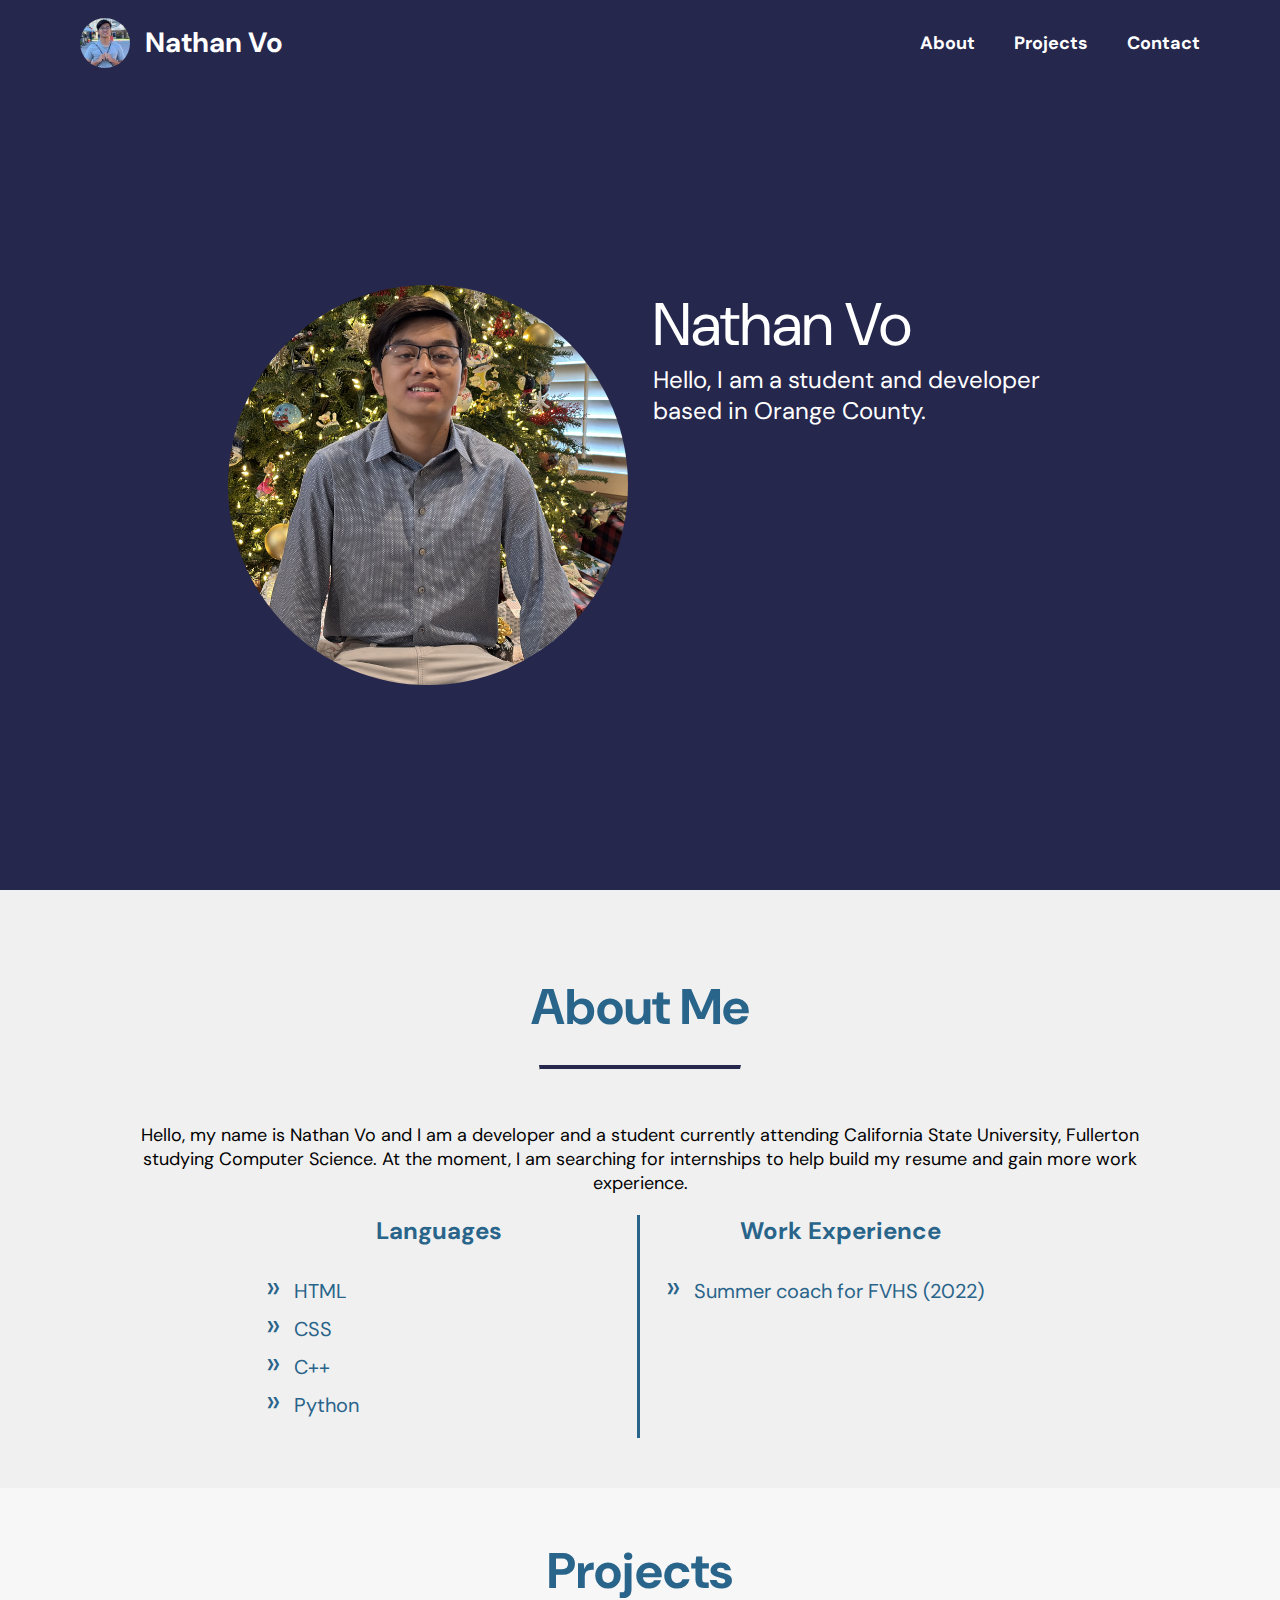
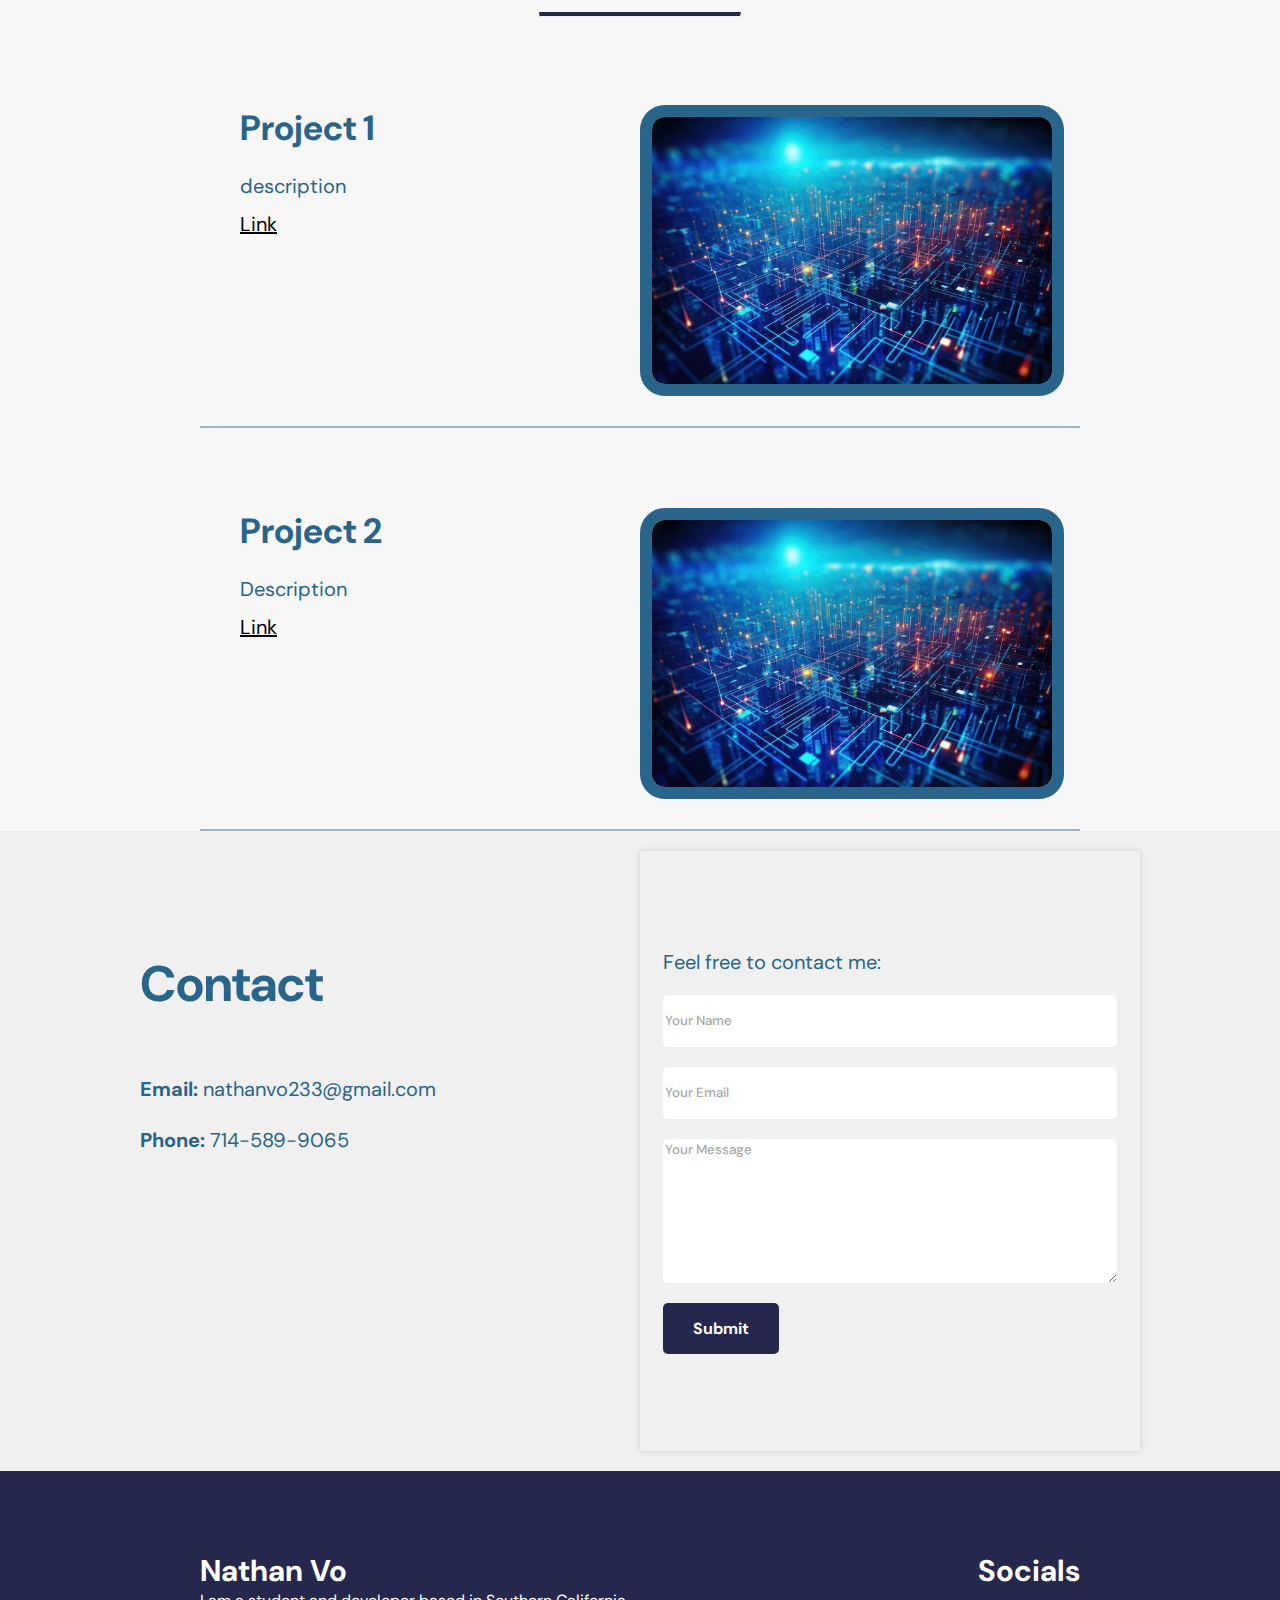
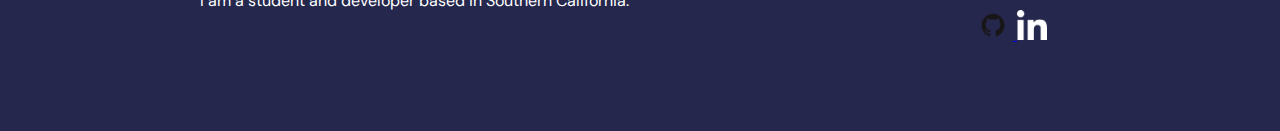
<file: index.html>
<!DOCTYPE html>

<html>

  <head>
    <title>Personal Portfolio</title>
    <link rel="preconnect" href="https://fonts.googleapis.com">
    <link rel="preconnect" href="https://fonts.gstatic.com" crossorigin>
    <link href="https://fonts.googleapis.com/css2?family=DM+Sans:ital,opsz,wght@0,9..40,100..1000;1,9..40,100..1000&display=swap" rel="stylesheet">

    <link rel="stylesheet" href="styles/header.css">
    <link rel="stylesheet" href="styles/general.css">
    <link rel="stylesheet" href="styles/home.css">
    <link rel="stylesheet" href="styles/projects.css">
    <link rel="stylesheet" href="styles/exp-skills.css">
    <link rel="stylesheet" href="styles/contact.css">
    <link rel="stylesheet" href="styles/footer.css">
  </head>

  <body>
    <header class="header">
      <div class="self-icon">
        <img class="top-left-photo" src="photos/self-photo-left.jpg">
        <a class="name-button" href="./#home">
          Nathan Vo
        </a>
      </div>
      <div class="right-section">
        <a class="home-links" href="./#about">
          About
        </a>

        <a class="home-links" href="./#project">
          Projects
        </a>

        <a class="home-links" href="./#contact">
          Contact
        </a>
      </div>
    </header>

    <main>

      <section class="home-section" id="home">
        <div class="main-self-photo">
          <img class="main-self-photo" src="photos/main-photo-self.jpg">
        </div>

        <div class="home-info">
          <p class="home-name">
            Nathan Vo
          </p>

          <p class="home-desc">
            Hello, I am a student and developer based in Orange County.
          </p>
        </div>

      </section>

      <!-- About me section-->
      <section class="exp-skills-section" id="about">
        <h1 class="project-intro">
          About Me
          <hr>
        </h1>
        <p class="about-info">
          Hello, my name is Nathan Vo and I am a developer and a student currently attending California State University, Fullerton studying Computer Science. At the moment, I am searching for internships to help build my resume and gain more work experience.
        </p>
        <div class="exp-skills-grid">
          <div class="skills">
            <p class="skills-title">
              Languages
            </p>
            <p class="skills-list">
              <ul>
                <li>HTML</li>
                <li>CSS</li>
                <li>C++</li>
                <li>Python</li>
              </ul>
            </p>
          </div>

          <div class="experience">
            <p class="experience-title">
              Work Experience
            </p>
            <p class="exp-list">
              <ul>
                <li>Summer coach for FVHS (2022)</li>
              </ul>
            </p>
          </div>

        </div>
      </section>

      <section class="projects-section" id="project">
        <div>
          <p class="project-intro">
            Projects
            <hr>
          </p>

          <!-- Project 1-->
          <div class="projects">

            <div class="project-info">
              <p class="project-title">
                  Project 1
              </p>
              <p class="project-desc">
                description
              </p>

              <a class="project-link" href="https://github.com/ntvo110?tab=projects" target="_blank">
                Link
              </a>

              </div>


          <div class="project-image">
            <img class="project-img" src="photos/project-filer.jpg">
          </div>

          </div>
          <!-- Project 2-->
          <div class="projects">

            <div class="project-info">
              <p class="project-title">
                Project 2
              </p>
              <p class="project-desc">
                Description
              </p>
              <a class="project-link" href="https://github.com/ntvo110?tab=projects" target="_blank">
                Link
              </a>

            </div>

            <div class="project-image">
              <img class="project-img" src="photos/project-filer.jpg">

            </div>

        </div>

      </section>


      <section class="contact-section" id="contact">
        <!-- Left side of Contact section-->
        <div class="contact-info">
          <h1>Contact</h1>
          <p><b>Email:</b> nathanvo233@gmail.com</p>
          <p><b>Phone:</b> 714-589-9065</p>
        </div>
        <!-- Contact Form-->
        <div class="contact-container">
          <form action="https://api.web3forms.com/submit" method="POST" class="contact-form">
            <div class="contact-title">
              Feel free to contact me:
            </div>
            <input type="hidden" name="access_key" value="6ae5decf-3689-47d4-8d06-d8236862b5fe">
            <input type="text" name="name" placeholder="Your Name" class="contact-inputs" required>
            <input type="text" name="email" placeholder="Your Email" class="contact-inputs" required>
            <textarea type="text" name="message" placeholder="Your Message" class="contact-inputs" required></textarea>
            <button type="submit">
              Submit
            </button>
          </form>
        </div>
      </section>
    </main>

    <footer class="footer">
      <div class="footer-grid">
        <div class="footer-left">
          <p class="footer-name">
            Nathan Vo
          </p>
          <p class="footer-desc">
            I am a student and developer based in Southern California.
          </p>
      </div>
      <div class="footer-right">
        <p class="socials-title">
          Socials          
        </p>
        <div class="social-icons">
          <a href="https://github.com/ntvo110?tab=projects" target="_blank">
            <img class="icon" src="photos/git-hub-logo (2).png">
          </a>
          
          <img class="icon" src="photos/linkedin-icon.png">
        </div>
          
      </div>
    </footer>
    
  </body>

</html>
</file>
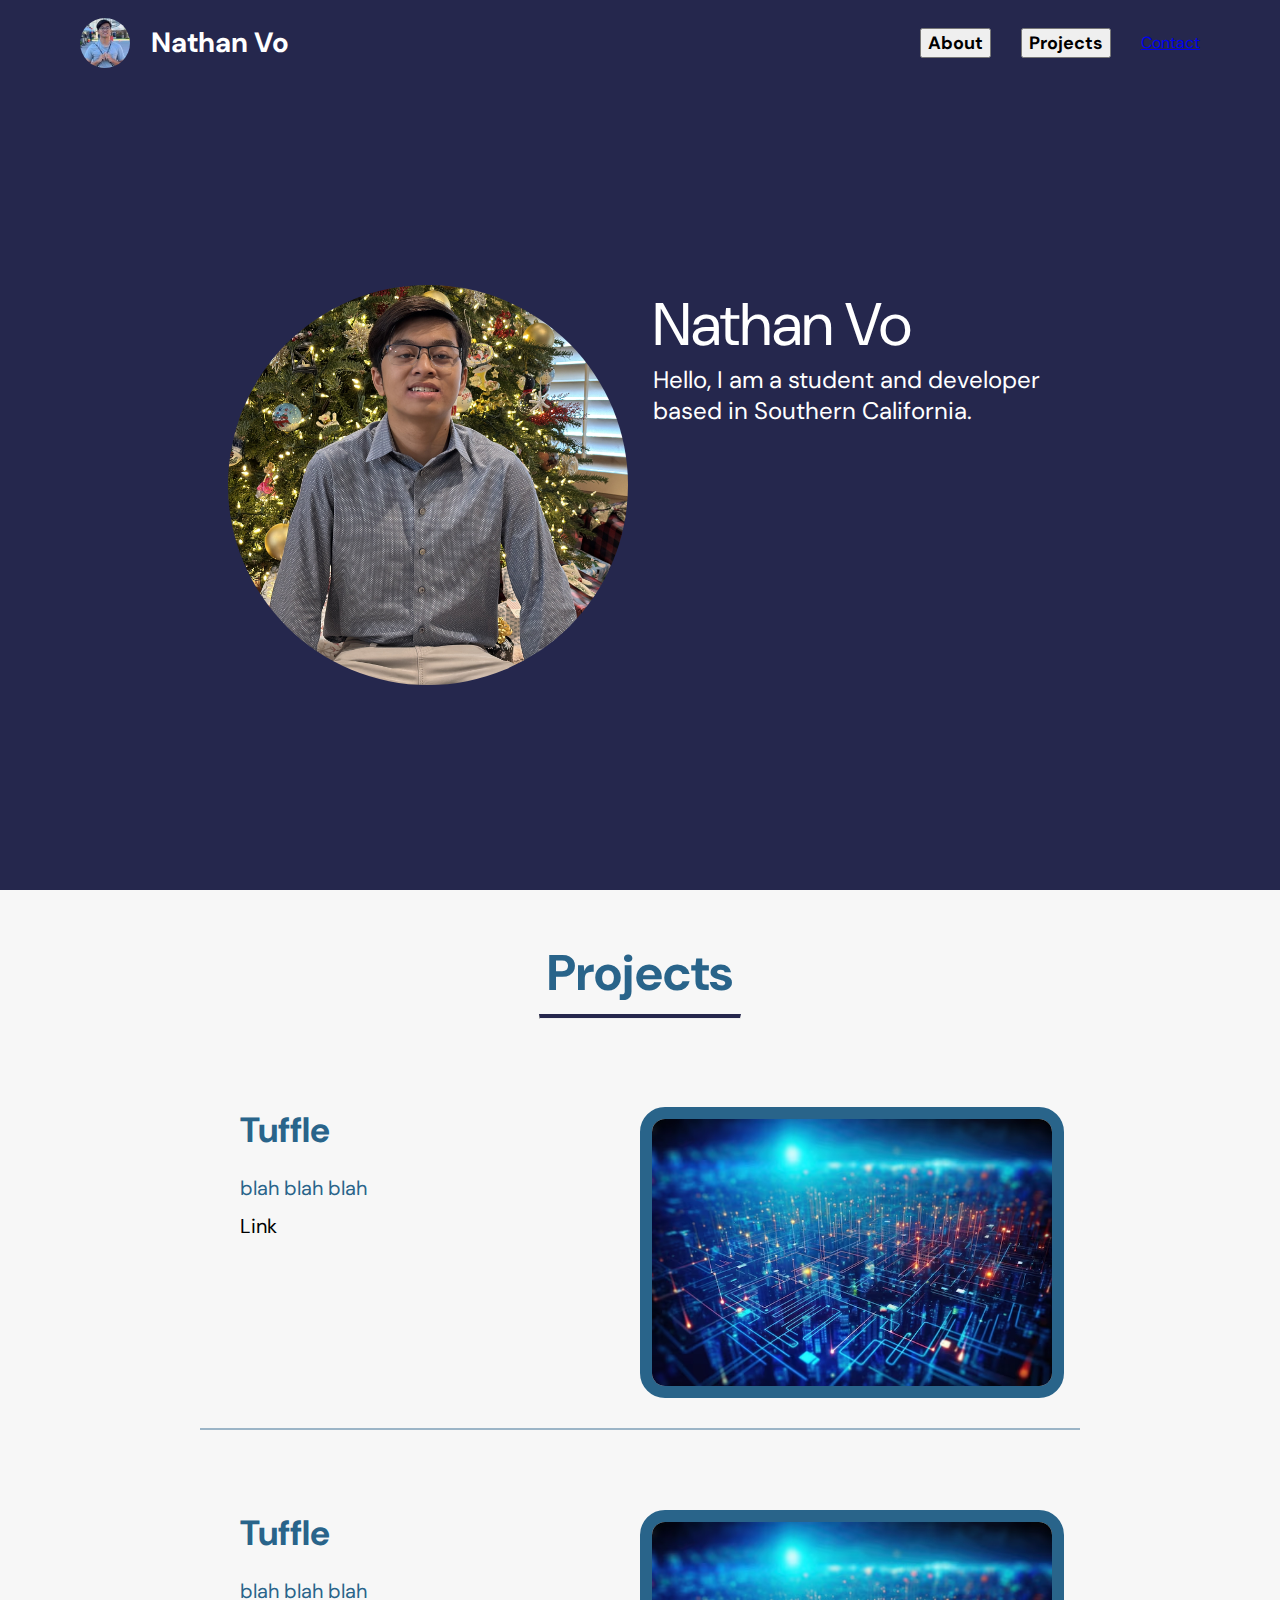
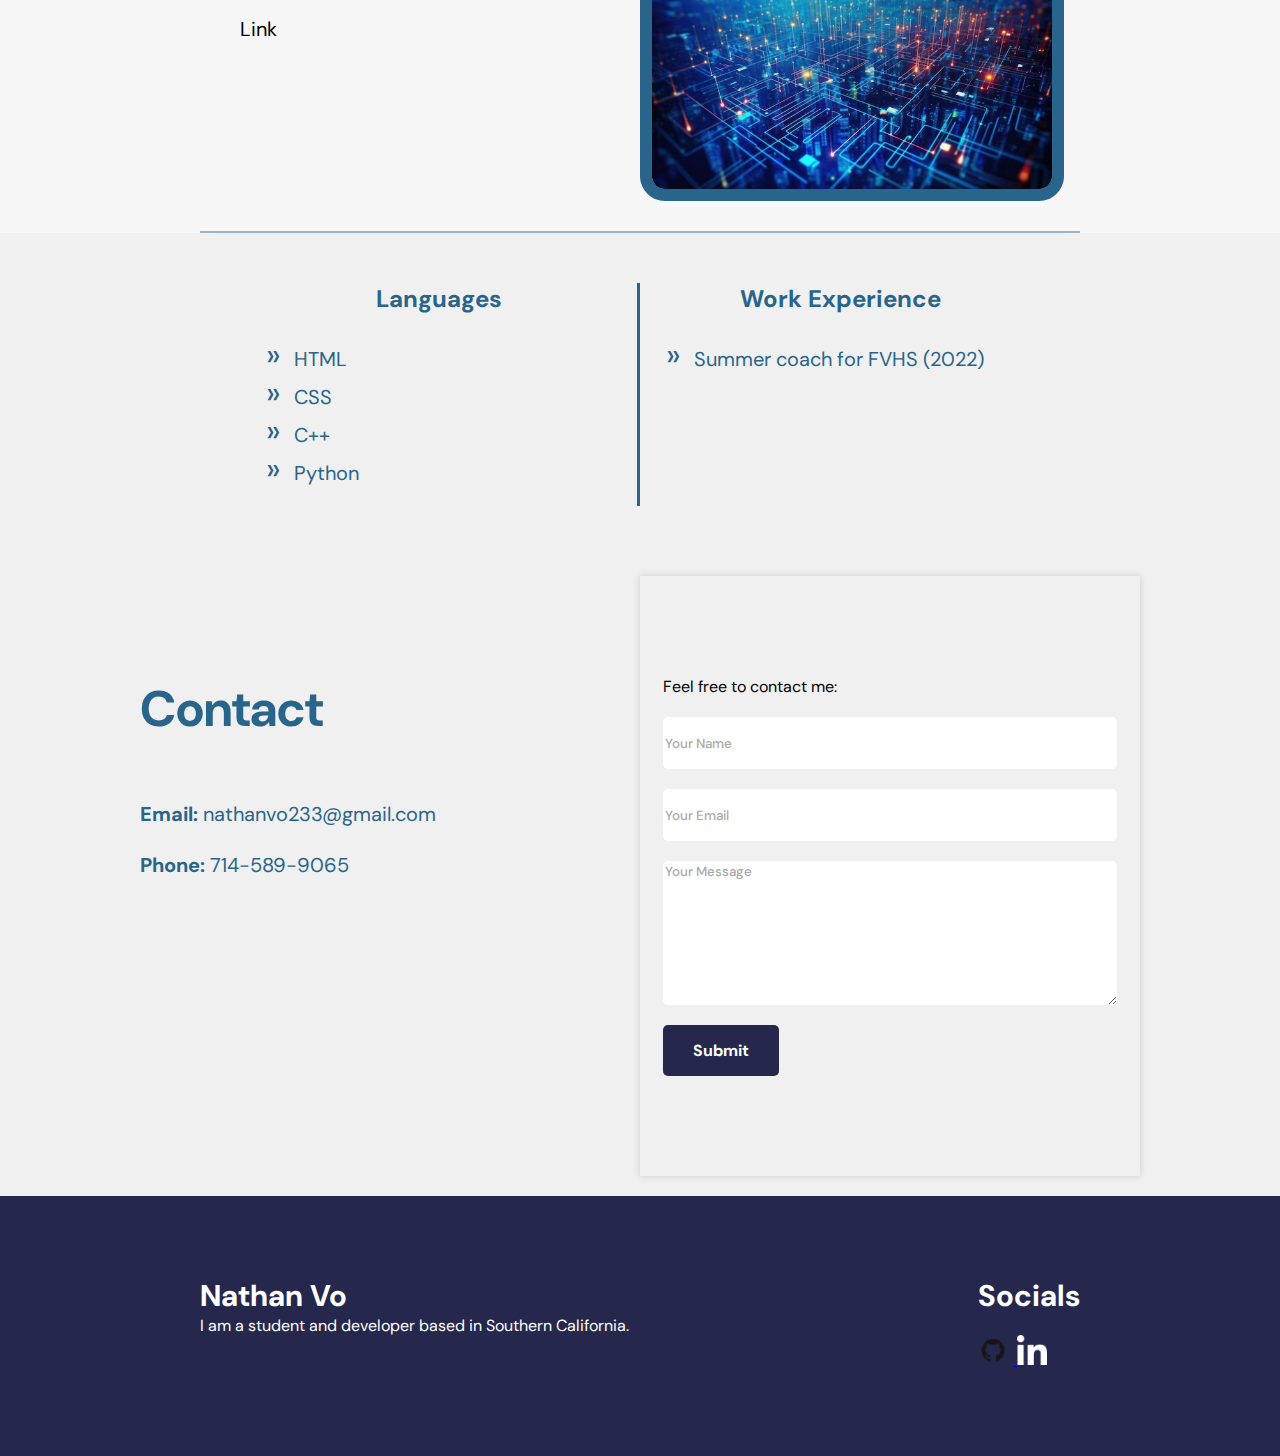
<file: portfolio.html>
<!DOCTYPE html>

<html>

  <head>
    <title>Personal Portfolio</title>
    <link rel="preconnect" href="https://fonts.googleapis.com">
    <link rel="preconnect" href="https://fonts.gstatic.com" crossorigin>
    <link href="https://fonts.googleapis.com/css2?family=DM+Sans:ital,opsz,wght@0,9..40,100..1000;1,9..40,100..1000&display=swap" rel="stylesheet">

    <link rel="stylesheet" href="styles/header.css">
    <link rel="stylesheet" href="styles/general.css">
    <link rel="stylesheet" href="styles/home.css">
    <link rel="stylesheet" href="styles/projects.css">
    <link rel="stylesheet" href="styles/exp-skills.css">
    <link rel="stylesheet" href="styles/contact.css">
    <link rel="stylesheet" href="styles/footer.css">
  </head>

  <body>
    <header class="header">
      <div class="self-icon">
        <img class="top-left-photo" src="photos/self-photo-left.jpg">
        <button class="name-button">
          Nathan Vo
        </button>
      </div>
      <div class="right-section">
        <button class="about-button">
          About
        </button>

        <button class="project-button">
          Projects
        </button>

        <a class="contact-button" href="./#contact-section">
          Contact
        </a>
      </div>
    </header>

    <main>

      <section class="home-section">
        <div class="main-self-photo">
          <img class="main-self-photo" src="photos/main-photo-self.jpg">
        </div>

        <div class="home-info">
          <p class="home-name">
            Nathan Vo
          </p>

          <p class="home-desc">
            Hello, I am a student and developer based in Southern California.
          </p>
        </div>

      </section>
      
      <section class="projects-section">
        <div>
          <p class="project-intro">
            Projects
            <hr>
          </p>

          <!-- Project 1-->
          <div class="projects">

            <div class="project-info">
              <p class="project-title">
                  Tuffle
              </p>
              <p class="project-desc">
                blah blah blah
              </p>

              <a class="project-link">
                Link
              </a>

              </div>


          <div class="project-image">
            <img class="project-img" src="photos/project-filer.jpg">
          </div>

          </div>
          <!-- Project 2-->
          <div class="projects">

            <div class="project-info">
              <p class="project-title">
                  Tuffle
              </p>
              <p class="project-desc">
                blah blah blah
              </p>
              <a class="project-link">
                Link
              </a>

            </div>

            <div class="project-image">
              <img class="project-img" src="photos/project-filer.jpg">

            </div>

        </div>

      </section>

      <section class="exp-skills-section">
        <div class="exp-skills-grid">
          <div class="skills">
            <p class="skills-title">
              Languages
            </p>
            <p class="skills-list">
              <ul>
                <li>HTML</li>
                <li>CSS</li>
                <li>C++</li>
                <li>Python</li>
              </ul>
            </p>
          </div>

          <div class="experience">
            <p class="experience-title">
              Work Experience
            </p>
            <p class="exp-list">
              <ul>
                <li>Summer coach for FVHS (2022)</li>
              </ul>
            </p>
          </div>

        </div>
      </section>

      <section class="contact-section">
        <div class="contact-info">
          <h1>Contact</h1>
          <p><b>Email:</b> nathanvo233@gmail.com</p>
          <p><b>Phone:</b> 714-589-9065</p>
        </div>
        <div class="contact-container">
          <form action="https://api.web3forms.com/submit" method="POST" class="contact-form">
            <div class="contact-left-title">
              Feel free to contact me:
            </div>
            <input type="hidden" name="access_key" value="6ae5decf-3689-47d4-8d06-d8236862b5fe">
            <input type="text" name="name" placeholder="Your Name" class="contact-inputs" required>
            <input type="text" name="email" placeholder="Your Email" class="contact-inputs" required>
            <textarea type="text" name="message" placeholder="Your Message" class="contact-inputs" required></textarea>
            <button type="submit">
              Submit
            </button>
          </form>
        </div>
      </section>
    </main>

    <footer class="footer">
      <div class="footer-grid">
        <div class="footer-left">
          <p class="footer-name">
            Nathan Vo
          </p>
          <p class="footer-desc">
            I am a student and developer based in Southern California.
          </p>
      </div>
      <div class="footer-right">
        <p class="socials-title">
          Socials          
        </p>
        <div class="social-icons">
          <a href="https://github.com/ntvo110?tab=projects" target="_blank">
            <img class="icon" src="photos/git-hub-logo (2).png">
          </a>
          
          <img class="icon" src="photos/linkedin-icon.png">
        </div>
          
      </div>
    </footer>
    
  </body>

</html>
</file>
<file: styles/header.css>
.header {
  height: 85px;
  background-color: rgb(37, 39, 77);
    
  display: flex;
  flex-direction: row;
  justify-content: space-between;
  position: fixed;
  top: 0;
  left: 0;
  right: 0;
  z-index: 100;
}

.self-icon {
  margin-left: 80px;
  display: flex;
  align-items: center;
}

.top-left-photo {
  height: 50px;
  border-radius: 25px;
  margin-right: 15px;
    
}

.name-button {
  color: white;
  background-color: rgb(37, 39, 77);
  font-size: 28px;
  font-weight: 700;
  border: none;
  cursor: pointer;
  text-decoration: none;
}

.name-button:hover {
  opacity: 0.75;
}

.right-section {
  width: 280px;
  display: flex;
  align-items: center;
  justify-content: space-between;
  flex-shrink: 0;
  margin-right: 80px;
}

.home-links {
  font-family: "DM Sans", sans-serif;
  font-weight: 700;
  font-size: 18px;
  color: white;
  text-decoration: none;
  transition: opacity 0.15s,
    opacity 0.15s;
  }

.home-links:hover {
  opacity: 0.75;
}
</file>
<file: styles/general.css>
p {
  margin-top: 0;
  margin-bottom: 0;
}
body {
    font-family: "DM Sans", sans-serif;
    padding-top: 85px;
    margin: 0;
}

button {
    font-family: "DM Sans", sans-serif;
    font-weight: 700;
    font-size: 18px;
}

ul {
  color: rgb(41, 100, 138);
  font-size: 20px;
}

::marker {
  content: "»";
  font-size: 32px;
}

li {
  padding-inline-start: 1ch;
}

hr {
  border-top: 4px solid rgb(37, 39, 77);
  width: 200px;
}
</file>
<file: styles/home.css>
.home-section {
  display: grid;
  grid-template-columns: 425px 400px;
  justify-content: center;
  background-color: rgb(37, 39, 77);
  padding: 200px 0 200px 0;
}


.main-self-photo {
  width: 400px;
  border-radius: 200px;
}

.home-name {
  color: white;
  font-size: 60px;
}

.home-desc {
  color: white;
  font-size: 24px;
}
</file>
<file: styles/projects.css>
.projects-section {
  background-color: rgb(247, 247, 247);
  padding: 50px 200px 0px 200px;
  
}

.project-intro {
  text-align: center;
  font-size: 50px;
  color: rgb(41, 100, 138);
  font-weight: 700;
}

.projects {
  display: grid;
  grid-template-columns: 400px 400px;
  justify-content: center;
  padding: 80px 0 25px 0;
  border-bottom: 2px solid rgba(41, 99, 138, 0.438);
}

.project-title {
  font-weight: 700;
  font-size: 35px;
  color: rgb(41, 100, 138);
  margin-bottom: 22px;
}

.project-desc {
  color: rgb(41, 100, 138);
  font-size: 20px;
  margin-bottom: 12px;
}

.project-link {
  font-size: 20px;
  color: black;
}

.project-img {
  width: 400px;
  border-radius: 25px;
  border: 12px solid rgb(41, 100, 138);
}
</file>
<file: styles/exp-skills.css>
.exp-skills-section {
  background-color: rgb(240, 240, 240);
  padding: 50px 0px 50px 0;
}

.about-info {
  margin-bottom: 10px;
  width: 1000px;
  text-align: center;
  padding: 20px 50px;
  font-size: 18px;
  margin: auto;
}

.exp-skills-grid {
  display: grid;
  grid-template-columns: 400px 400px;
  justify-content: center;
  font-size: 20px;
  color: rgb(110, 110, 110);
}

.skills {
  border-right: 3px solid rgb(41, 100, 138);
}

.skills-title,
.experience-title {
  text-align: center;
  font-size: 24px;
  color: rgb(41, 100, 138);
  font-weight: 700;
}
</file>
<file: styles/contact.css>
.contact-section {
  background-color: rgb(240, 240, 240);
  display: grid;
  grid-template-columns: 500px 500px;
  padding: 20px 0;
  justify-content: center;
}

.contact-info {
  padding-top: 100px;
  color: rgb(41, 100, 138);
}

.contact-info h1 {
  margin-top: 0;
  font-size: 50px;
}

.contact-info p {
  padding-top: 25px;
  font-size: 20px;
}

.contact-title {
  color:  rgb(41, 100, 138);
  font-size: 20px;
}
.contact-container {
  height: 600px;
  display: flex;
  justify-content: space-evenly;
  align-items: center;
  box-shadow: 0px 0px 7px rgba(0, 0, 0, 0.15);
}

.contact-form {
  display: flex;
  flex-direction: column;
  align-items: start;
  gap: 20px;
}

.contact-inputs {
  width: 450px;
  height: 50px;
  border: none;
  outline: none;
  font-weight: 500;
  color: grey;
  border-radius: 5px;
}

.contact-form textarea {
  height: 140px;
  border-radius: 5px;
}

.contact-inputs:focus {
  border: 2px solid rgb(41, 100, 138);
}

.contact-inputs::placeholder {
  color: rgb(169, 169, 169);
  font-family: "DM Sans", sans-serif;
}

.contact-form button {
  display: flex;
  align-items: center;
  padding: 15px 30px;
  font-size: 16px;
  color: white;
  gap: 10px;
  border: none;
  border-radius: 5px;
  cursor: pointer;
  background-color: rgb(37, 39, 77);
  text-align: right;
  transition: opacity 0.15s, 
  opacity 0.15s;
}

.contact-form button:hover {
  opacity: 0.75;
}

.contact-form button:active {
  opacity: 0.5;
}
</file>
<file: styles/footer.css>
.footer {
  background-color: rgb(37, 39, 77);
}

.footer-grid {
  height: 100px;
  display: flex;
  justify-content: space-between;
  flex-direction: row;
  
  top: 0;
  left: 0;
  right: 0;
  bottom: 0;
  padding: 80px 200px;
}

.footer-name {
  font-size: 30px;
  font-weight: 700;
}

.footer-grid p {
  color: white;
}

.socials-title {
  font-size: 30px;
  font-weight: 700;
}

.footer-right img {
  height: 30px;
}

.social-icons {
  margin-top: 20px;
}

.icon {
  margin-right: 5px;
}
</file>
